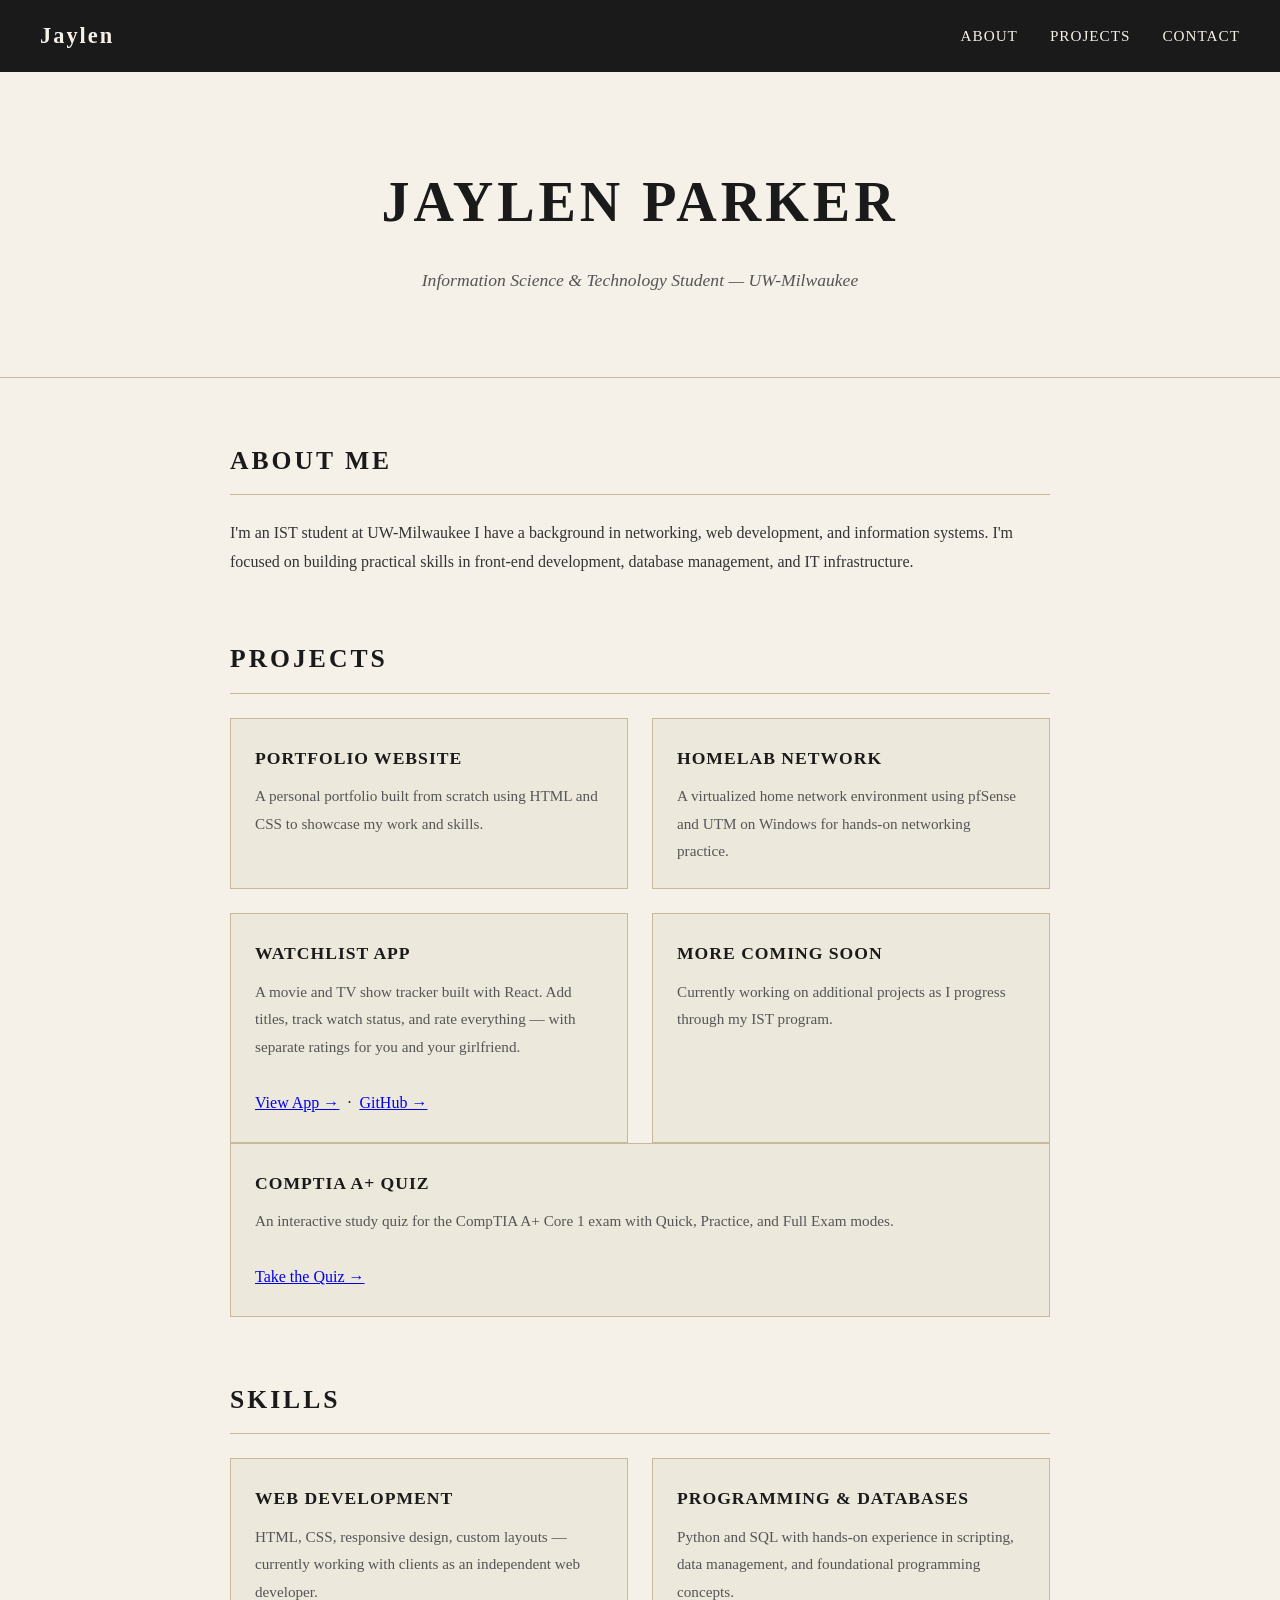
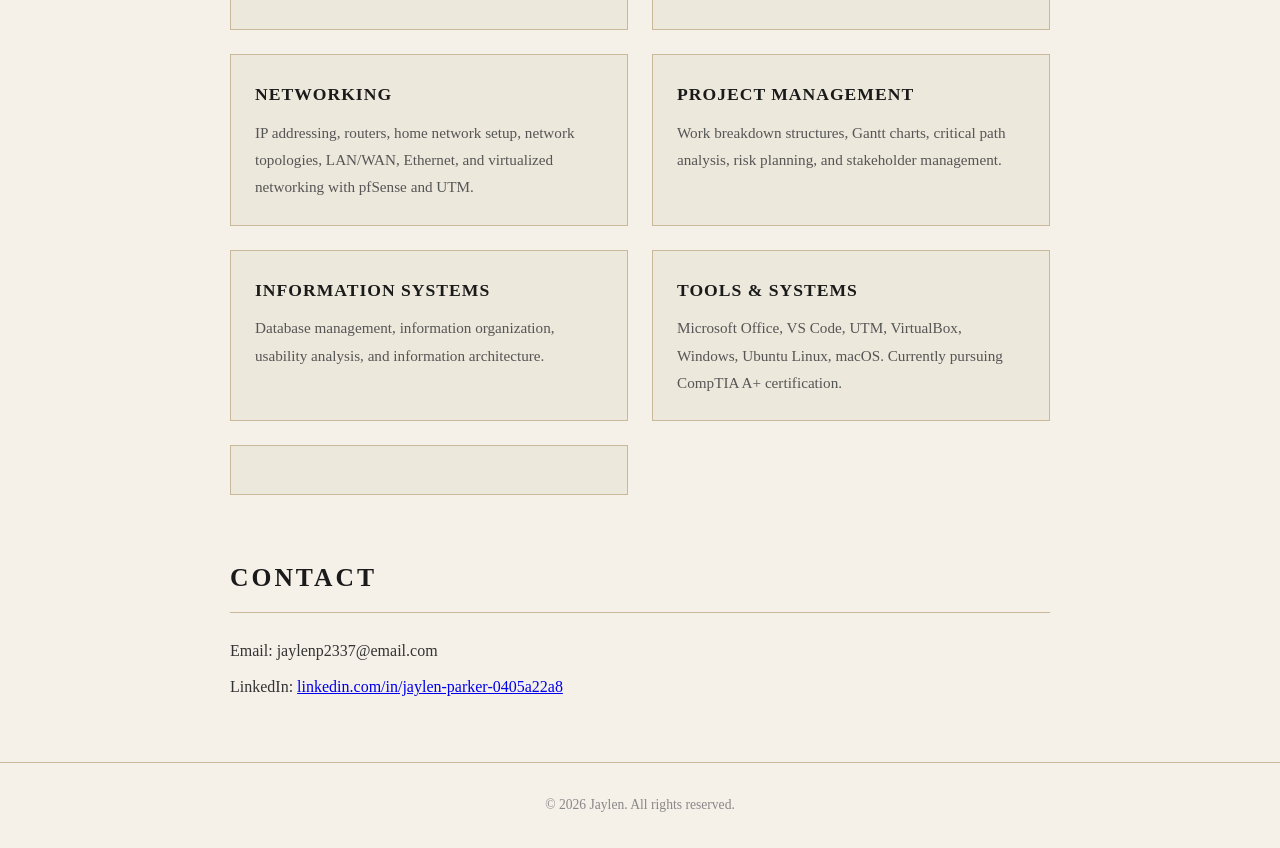
<file: index.html>
<!DOCTYPE html>
<html lang="en">
<head>
    <meta charset="UTF-8">
    <meta name="viewport" content="width=device-width, initial-scale=1.0">
    <title>Jaylen Parker| IST Portfolio</title>
    <link rel="stylesheet" href="style.css">
</head>
<body>

    <nav>
        <span class="logo">Jaylen</span>
        <ul>
            <li><a href="#about">About</a></li>
            <li><a href="#projects">Projects</a></li>
            <li><a href="#contact">Contact</a></li>
        </ul>
    </nav>

    <header>
        <h1>Jaylen Parker</h1>
        <p>Information Science & Technology Student — UW-Milwaukee</p>
    </header>

    <section id="about">
        <h2>About Me</h2>
        <p>I'm an IST student at UW-Milwaukee I have a background in networking, web development, and information systems. I'm focused on building practical skills in front-end development, database management, and IT infrastructure.</p>
    </section>

    <section id="projects">
        <h2>Projects</h2>
        <div class="project-grid">
            <div class="project-card">
                <h3>Portfolio Website</h3>
                <p>A personal portfolio built from scratch using HTML and CSS to showcase my work and skills.</p>
            </div>
            <div class="project-card">
                <h3>Homelab Network</h3>
                <p>A virtualized home network environment using pfSense and UTM on Windows for hands-on networking practice.</p>
            </div>
            <div class="project-card">
    <h3>Watchlist App</h3>
    <p>A movie and TV show tracker built with React. Add titles, track watch status, and rate everything — with separate ratings for you and your girlfriend.</p>
    <br>
   <a href="https://jaylenparker.github.io/watchlist" target="_blank">View App →</a>
&nbsp;·&nbsp;
<a href="https://github.com/jaylenparker/watchlist" target="_blank">GitHub →</a>
</div>

<div class="project-card">
    <h3>More Coming Soon</h3>
    <p>Currently working on additional projects as I progress through my IST program.</p>
</div>
            </div>
             <div class="project-card">
    <h3>CompTIA A+ Quiz</h3>
    <p>An interactive study quiz for the CompTIA A+ Core 1 exam with Quick, Practice, and Full Exam modes.</p>
    <br>
    <a href="quiz.html">Take the Quiz →</a>
</div>

        </div>
    </section>
<section id="skills">
    <h2>Skills</h2>
    <div class="project-grid">
        <div class="project-card">
            <h3>Web Development</h3>
            <p>HTML, CSS, responsive design, custom layouts — currently working with clients as an independent web developer.</p>
        </div>
        <div class="project-card">
            <h3>Programming & Databases</h3>
            <p>Python and SQL with hands-on experience in scripting, data management, and foundational programming concepts.</p>
        </div>
        <div class="project-card">
            <h3>Networking</h3>
            <p>IP addressing, routers, home network setup, network topologies, LAN/WAN, Ethernet, and virtualized networking with pfSense and UTM.</p>
        </div>
        <div class="project-card">
            <h3>Project Management</h3>
            <p>Work breakdown structures, Gantt charts, critical path analysis, risk planning, and stakeholder management.</p>
        </div>
        <div class="project-card">
            <h3>Information Systems</h3>
            <p>Database management, information organization, usability analysis, and information architecture.</p>
        </div>
        <div class="project-card">
            <h3>Tools & Systems</h3>
            <p>Microsoft Office, VS Code, UTM, VirtualBox, Windows, Ubuntu Linux, macOS. Currently pursuing CompTIA A+ certification.</p>
        </div>
        <div class="project-card">
   
</div>
    </div>
</section>
    <section id="contact">
        <h2>Contact</h2>
        <p>Email: jaylenp2337@email.com</p>
        <p style="margin-top: 8px;">LinkedIn: <a href="https://www.linkedin.com/in/jaylen-parker-0405a22a8/" target="_blank">linkedin.com/in/jaylen-parker-0405a22a8</a></p>
    </section>

    <footer>
        <p>&copy; 2026 Jaylen. All rights reserved.</p>
    </footer>

</body>
</html>
</file>
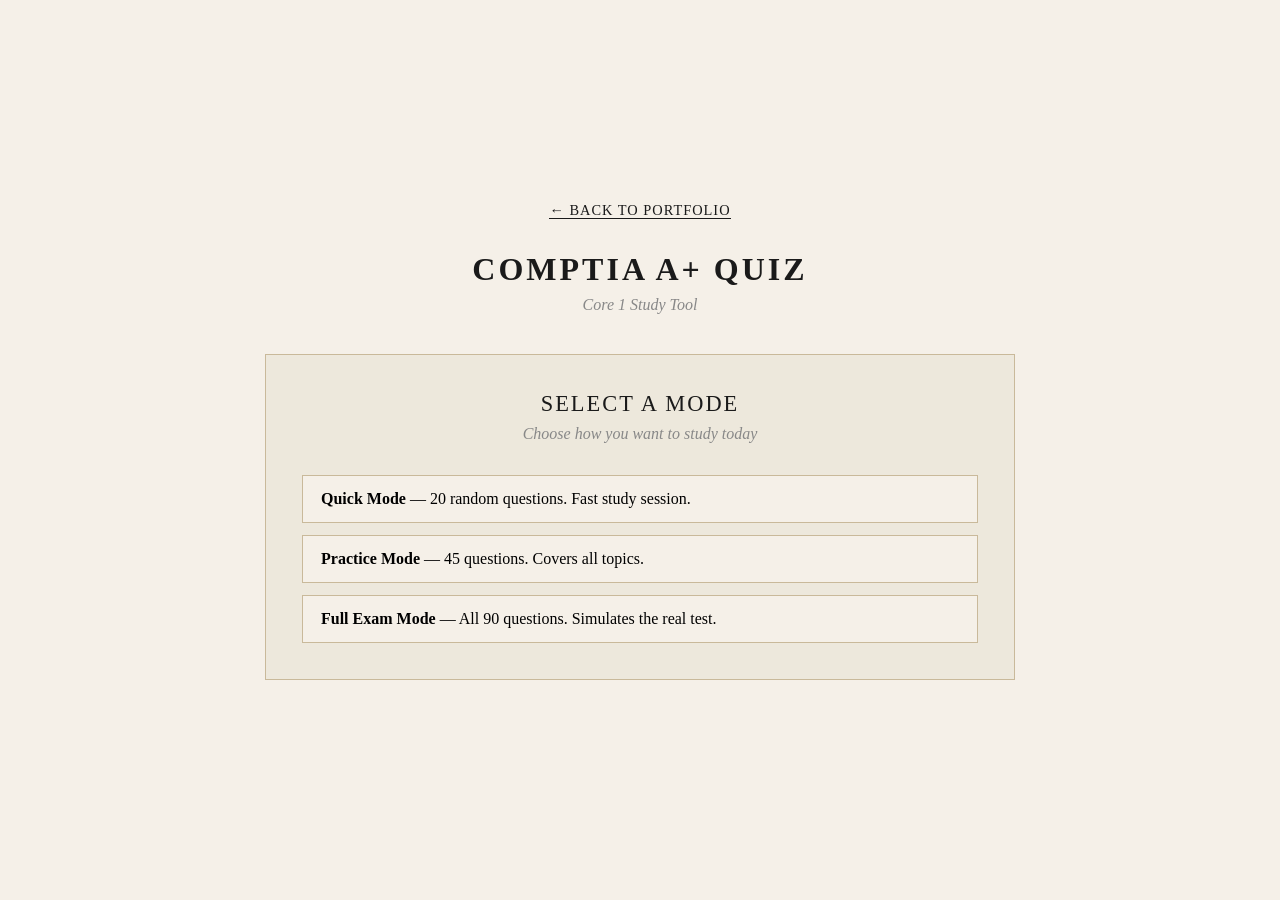
<file: quiz.html>
<!DOCTYPE html>
<html lang="en">
<head>
    <meta charset="UTF-8">
    <meta name="viewport" content="width=device-width, initial-scale=1.0">
    <title>CompTIA A+ Core 1 Quiz</title>
    <style>
        * { margin: 0; padding: 0; box-sizing: border-box; }

        body {
            font-family: 'Times New Roman', Times, serif;
            background-color: #f5f0e8;
            color: #1a1a1a;
            min-height: 100vh;
            display: flex;
            flex-direction: column;
            align-items: center;
            justify-content: center;
            padding: 40px 20px;
        }

        .container { max-width: 750px; width: 100%; }

        h1 {
            text-align: center;
            font-size: 2rem;
            text-transform: uppercase;
            letter-spacing: 3px;
            margin-bottom: 8px;
        }

        .subtitle {
            text-align: center;
            color: #888;
            font-style: italic;
            margin-bottom: 40px;
        }

        .card {
            background-color: #ede8dc;
            border: 1px solid #c9b99a;
            padding: 36px;
            margin-bottom: 20px;
        }

        .mode-title {
            text-align: center;
            font-size: 1.4rem;
            text-transform: uppercase;
            letter-spacing: 2px;
            margin-bottom: 8px;
        }

        .mode-subtitle {
            text-align: center;
            color: #888;
            font-style: italic;
            margin-bottom: 32px;
        }

        .progress-bar-container {
            background-color: #c9b99a;
            height: 8px;
            margin-bottom: 24px;
            border-radius: 4px;
        }

        .progress-bar {
            background-color: #1a1a1a;
            height: 8px;
            border-radius: 4px;
            transition: width 0.3s ease;
        }

        .question-count {
            font-size: 0.85rem;
            color: #888;
            margin-bottom: 12px;
            text-transform: uppercase;
            letter-spacing: 1px;
        }

        .question-text {
            font-size: 1.15rem;
            margin-bottom: 24px;
            line-height: 1.6;
        }

        .options { display: flex; flex-direction: column; gap: 12px; }

        .option-btn {
            background-color: #f5f0e8;
            border: 1px solid #c9b99a;
            padding: 14px 18px;
            text-align: left;
            font-family: 'Times New Roman', Times, serif;
            font-size: 1rem;
            cursor: pointer;
            transition: background-color 0.2s;
        }

        .option-btn:hover { background-color: #ddd8cc; }
        .option-btn.correct { background-color: #c8e6c9; border-color: #4caf50; }
        .option-btn.wrong { background-color: #ffcdd2; border-color: #f44336; }
        .option-btn:disabled { cursor: default; }

        .feedback {
            margin-top: 20px;
            font-size: 1rem;
            font-weight: bold;
            min-height: 24px;
        }

        .feedback.correct { color: #2e7d32; }
        .feedback.wrong { color: #c62828; }

        .next-btn {
            margin-top: 24px;
            background-color: #1a1a1a;
            color: #f5f0e8;
            border: none;
            padding: 14px 32px;
            font-family: 'Times New Roman', Times, serif;
            font-size: 1rem;
            cursor: pointer;
            text-transform: uppercase;
            letter-spacing: 2px;
            display: none;
        }

        .next-btn:hover { background-color: #333; }

        .results { text-align: center; }

        .results h2 {
            font-size: 2rem;
            text-transform: uppercase;
            letter-spacing: 3px;
            margin-bottom: 16px;
        }

        .score-display {
            font-size: 3rem;
            font-weight: bold;
            margin: 20px 0;
        }

        .score-message {
            font-size: 1.1rem;
            font-style: italic;
            color: #555;
            margin-bottom: 32px;
        }

        .btn-row {
            display: flex;
            gap: 16px;
            justify-content: center;
            flex-wrap: wrap;
        }

        .restart-btn {
            background-color: #1a1a1a;
            color: #f5f0e8;
            border: none;
            padding: 14px 32px;
            font-family: 'Times New Roman', Times, serif;
            font-size: 1rem;
            cursor: pointer;
            text-transform: uppercase;
            letter-spacing: 2px;
        }

        .restart-btn:hover { background-color: #333; }

        nav { text-align: center; margin-bottom: 32px; }

        nav a {
            color: #1a1a1a;
            text-decoration: none;
            font-size: 0.9rem;
            text-transform: uppercase;
            letter-spacing: 1px;
            border-bottom: 1px solid #1a1a1a;
        }
    </style>
</head>
<body>

<div class="container">
    <nav><a href="index.html">← Back to Portfolio</a></nav>

    <h1>CompTIA A+ Quiz</h1>
    <p class="subtitle">Core 1 Study Tool</p>

    <!-- MODE SELECTOR -->
    <div class="card" id="mode-card">
        <p class="mode-title">Select a Mode</p>
        <p class="mode-subtitle">Choose how you want to study today</p>
        <div class="options">
            <button class="option-btn" onclick="startQuiz(20)"><strong>Quick Mode</strong> — 20 random questions. Fast study session.</button>
            <button class="option-btn" onclick="startQuiz(45)"><strong>Practice Mode</strong> — 45 questions. Covers all topics.</button>
            <button class="option-btn" onclick="startQuiz(90)"><strong>Full Exam Mode</strong> — All 90 questions. Simulates the real test.</button>
        </div>
    </div>

    <!-- QUIZ -->
    <div class="card" id="quiz-card" style="display:none;">
        <div class="progress-bar-container">
            <div class="progress-bar" id="progress-bar"></div>
        </div>
        <div class="question-count" id="question-count"></div>
        <div class="question-text" id="question-text"></div>
        <div class="options" id="options"></div>
        <div class="feedback" id="feedback"></div>
        <button class="next-btn" id="next-btn">Next Question →</button>
    </div>

    <!-- RESULTS -->
    <div class="card" id="results" style="display:none;">
        <div class="results">
            <h2>Quiz Complete</h2>
            <div class="score-display" id="score-display"></div>
            <div class="score-message" id="score-message"></div>
            <div class="btn-row">
                <button class="restart-btn" onclick="retake()">Retake Same Mode</button>
                <button class="restart-btn" onclick="goHome()">Choose New Mode</button>
            </div>
        </div>
    </div>
</div>

<script>
    const questions = [
        { question: "Which connector type is commonly used for charging modern Android devices?", options: ["A. Micro-USB", "B. USB-C", "C. Lightning", "D. Mini-USB"], answer: "B" },
        { question: "What type of screen technology is known for deep blacks and high contrast ratios?", options: ["A. LCD", "B. LED", "C. OLED", "D. TFT"], answer: "C" },
        { question: "Which mobile feature allows two devices to communicate by touching them together?", options: ["A. Bluetooth", "B. NFC", "C. Wi-Fi Direct", "D. IR"], answer: "B" },
        { question: "What is the purpose of MDM software?", options: ["A. Manage desktop monitors", "B. Control mobile devices remotely", "C. Monitor disk memory", "D. Manage domain machines"], answer: "B" },
        { question: "Which of the following is Apple's proprietary charging connector?", options: ["A. USB-C", "B. Micro-USB", "C. Lightning", "D. Thunderbolt"], answer: "C" },
        { question: "What does GPS stand for?", options: ["A. Global Positioning System", "B. General Packet Service", "C. Geographic Positioning Software", "D. Global Processing System"], answer: "A" },
        { question: "Which wireless technology is typically used for mobile payments?", options: ["A. Bluetooth", "B. Wi-Fi", "C. NFC", "D. LTE"], answer: "C" },
        { question: "What type of mobile device storage cannot be expanded?", options: ["A. microSD", "B. SD card", "C. Internal flash storage", "D. USB storage"], answer: "C" },
        { question: "Which of the following best describes a mobile hotspot?", options: ["A. A Wi-Fi router for home use", "B. A device that shares cellular data as Wi-Fi", "C. A Bluetooth speaker", "D. A portable battery"], answer: "B" },
        { question: "What is the function of a digitizer on a mobile device?", options: ["A. Converts analog signals to digital", "B. Detects touch input on the screen", "C. Controls screen brightness", "D. Manages battery charging"], answer: "B" },
        { question: "Which port does HTTP use by default?", options: ["A. 443", "B. 21", "C. 80", "D. 25"], answer: "C" },
        { question: "Which port does HTTPS use?", options: ["A. 80", "B. 443", "C. 22", "D. 3389"], answer: "B" },
        { question: "What does DNS stand for?", options: ["A. Digital Network System", "B. Domain Name System", "C. Dynamic Network Service", "D. Data Name Server"], answer: "B" },
        { question: "Which protocol automatically assigns IP addresses to devices?", options: ["A. DNS", "B. FTP", "C. DHCP", "D. SMTP"], answer: "C" },
        { question: "What is the default port for SSH?", options: ["A. 23", "B. 21", "C. 22", "D. 25"], answer: "C" },
        { question: "Which of the following is a private IP address?", options: ["A. 8.8.8.8", "B. 192.168.1.1", "C. 172.32.0.1", "D. 100.0.0.1"], answer: "B" },
        { question: "What device connects multiple networks together and routes traffic between them?", options: ["A. Switch", "B. Hub", "C. Router", "D. Repeater"], answer: "C" },
        { question: "Which wireless standard operates on both 2.4GHz and 5GHz bands?", options: ["A. 802.11a", "B. 802.11b", "C. 802.11g", "D. 802.11n"], answer: "D" },
        { question: "What does SSID stand for?", options: ["A. Secure System ID", "B. Service Set Identifier", "C. Subnet System ID", "D. Signal Strength Indicator"], answer: "B" },
        { question: "Which cable type is immune to electromagnetic interference?", options: ["A. UTP", "B. STP", "C. Coaxial", "D. Fiber optic"], answer: "D" },
        { question: "What is the maximum length of a Cat5e Ethernet cable run?", options: ["A. 50 meters", "B. 100 meters", "C. 150 meters", "D. 200 meters"], answer: "B" },
        { question: "Which protocol is used to send email?", options: ["A. IMAP", "B. POP3", "C. SMTP", "D. FTP"], answer: "C" },
        { question: "What type of address is FF:FF:FF:FF:FF:FF?", options: ["A. Unicast", "B. Multicast", "C. Broadcast", "D. Loopback"], answer: "C" },
        { question: "Which port does RDP use?", options: ["A. 22", "B. 23", "C. 3389", "D. 8080"], answer: "C" },
        { question: "What is the loopback IP address?", options: ["A. 192.168.0.1", "B. 10.0.0.1", "C. 127.0.0.1", "D. 172.16.0.1"], answer: "C" },
        { question: "What does CPU stand for?", options: ["A. Central Processing Unit", "B. Computer Personal Unit", "C. Central Peripheral Unit", "D. Core Processing Utility"], answer: "A" },
        { question: "What type of connector does a standard power supply use to connect to a motherboard?", options: ["A. 4-pin Molex", "B. 24-pin ATX", "C. SATA", "D. PCIe"], answer: "B" },
        { question: "Which of the following is a non-volatile storage device?", options: ["A. RAM", "B. Cache", "C. SSD", "D. Virtual Memory"], answer: "C" },
        { question: "What does BIOS stand for?", options: ["A. Basic Input Output System", "B. Binary Integrated Operating System", "C. Base Input Output Software", "D. Basic Integrated Output System"], answer: "A" },
        { question: "Which RAM type is currently most common in modern desktop computers?", options: ["A. DDR2", "B. DDR3", "C. DDR4", "D. SDRAM"], answer: "C" },
        { question: "What is the function of a heatsink?", options: ["A. Store data temporarily", "B. Dissipate heat from the CPU", "C. Supply power to components", "D. Connect peripherals"], answer: "B" },
        { question: "Which storage interface is fastest?", options: ["A. SATA II", "B. SATA III", "C. NVMe", "D. IDE"], answer: "C" },
        { question: "What does GPU stand for?", options: ["A. General Processing Unit", "B. Graphics Processing Unit", "C. Global Processing Utility", "D. Graphics Peripheral Unit"], answer: "B" },
        { question: "Which form factor is the most common for desktop motherboards?", options: ["A. Mini-ITX", "B. Micro-ATX", "C. ATX", "D. E-ATX"], answer: "C" },
        { question: "What is the purpose of thermal paste?", options: ["A. Lubricates fans", "B. Improves heat transfer between CPU and heatsink", "C. Protects motherboard from dust", "D. Seals the case"], answer: "B" },
        { question: "Which of the following is used to measure power supply output?", options: ["A. Volts", "B. Watts", "C. Amps", "D. Ohms"], answer: "B" },
        { question: "What type of memory is used as CPU cache?", options: ["A. DRAM", "B. SRAM", "C. Flash", "D. ROM"], answer: "B" },
        { question: "Which connector is used to power SATA drives?", options: ["A. Molex", "B. Berg", "C. SATA power", "D. PCIe"], answer: "C" },
        { question: "What does ECC RAM stand for?", options: ["A. Extended Cache Control", "B. Error Correcting Code", "C. Enhanced CPU Cache", "D. External Cache Controller"], answer: "B" },
        { question: "Which slot is used to install a dedicated graphics card?", options: ["A. PCI", "B. PCIe x1", "C. PCIe x16", "D. AGP"], answer: "C" },
        { question: "What is the purpose of a UPS in an IT environment?", options: ["A. Speed up internet connection", "B. Provide backup power during outages", "C. Cool down servers", "D. Manage network traffic"], answer: "B" },
        { question: "Which of the following ports transmits both video and audio?", options: ["A. VGA", "B. DVI-D", "C. HDMI", "D. DisplayPort only"], answer: "C" },
        { question: "What does RAID 1 do?", options: ["A. Stripes data across drives for speed", "B. Mirrors data across two drives", "C. Combines striping and parity", "D. Uses a single drive"], answer: "B" },
        { question: "Which of the following is an input device?", options: ["A. Monitor", "B. Printer", "C. Scanner", "D. Speaker"], answer: "C" },
        { question: "What is a hypervisor?", options: ["A. A type of firewall", "B. Software that creates and manages virtual machines", "C. A cloud storage service", "D. A network monitoring tool"], answer: "B" },
        { question: "Which of the following is a Type 1 hypervisor?", options: ["A. VirtualBox", "B. VMware Workstation", "C. VMware ESXi", "D. UTM"], answer: "C" },
        { question: "What does IaaS stand for?", options: ["A. Internet as a Service", "B. Infrastructure as a Service", "C. Integration as a Service", "D. Information as a Service"], answer: "B" },
        { question: "What does SaaS stand for?", options: ["A. Storage as a Service", "B. Security as a Service", "C. Software as a Service", "D. System as a Service"], answer: "C" },
        { question: "Which cloud model is exclusively used by one organization?", options: ["A. Public cloud", "B. Hybrid cloud", "C. Community cloud", "D. Private cloud"], answer: "D" },
        { question: "What is a sandbox in computing?", options: ["A. A type of storage device", "B. An isolated environment for testing software", "C. A network segment", "D. A backup system"], answer: "B" },
        { question: "What does PaaS stand for?", options: ["A. Platform as a Service", "B. Privacy as a Service", "C. Protocol as a Service", "D. Processing as a Service"], answer: "A" },
        { question: "Which of the following is an advantage of cloud computing?", options: ["A. Always requires on-site hardware", "B. Scalability on demand", "C. No internet connection needed", "D. Fixed storage capacity"], answer: "B" },
        { question: "What is a virtual machine?", options: ["A. A physical computer", "B. A software-based emulation of a computer", "C. A type of network switch", "D. A cloud storage bucket"], answer: "B" },
        { question: "Which of the following best describes a community cloud?", options: ["A. Open to the general public", "B. Shared by several organizations with common interests", "C. Owned by one company", "D. A mix of public and private cloud"], answer: "B" },
        { question: "A computer powers on but displays nothing on the monitor. What should you check first?", options: ["A. Hard drive", "B. Monitor connection and power", "C. RAM", "D. CPU"], answer: "B" },
        { question: "Which command tests connectivity between two network devices?", options: ["A. ipconfig", "B. tracert", "C. ping", "D. netstat"], answer: "C" },
        { question: "What does a POST test check?", options: ["A. Network connectivity", "B. Hardware components during startup", "C. Software installations", "D. User account settings"], answer: "B" },
        { question: "A user reports their computer is running slowly. What is the first thing you should check?", options: ["A. Network speed", "B. CPU and RAM usage", "C. Monitor resolution", "D. Keyboard settings"], answer: "B" },
        { question: "Which tool is used to test a network cable?", options: ["A. Multimeter", "B. Cable tester", "C. Loopback plug", "D. Toner probe"], answer: "B" },
        { question: "What does the ipconfig command display?", options: ["A. Running processes", "B. Network configuration details", "C. Disk usage", "D. User accounts"], answer: "B" },
        { question: "A printer is printing blank pages. What is the most likely cause?", options: ["A. Paper jam", "B. Empty or faulty ink/toner cartridge", "C. Driver issue", "D. Network problem"], answer: "B" },
        { question: "Which command shows the path packets take to a destination?", options: ["A. ping", "B. ipconfig", "C. tracert", "D. netstat"], answer: "C" },
        { question: "What is the first step in the CompTIA troubleshooting methodology?", options: ["A. Establish a theory", "B. Identify the problem", "C. Test the theory", "D. Implement the solution"], answer: "B" },
        { question: "A device receives a 169.254.x.x IP address. What does this indicate?", options: ["A. The device has a static IP", "B. DHCP server could not be reached", "C. The device is connected to the internet", "D. DNS is not working"], answer: "B" },
        { question: "Which tool is used to crimp RJ-45 connectors onto network cables?", options: ["A. Punchdown tool", "B. Cable stripper", "C. Crimping tool", "D. Loopback plug"], answer: "C" },
        { question: "What should you do before working inside a computer to prevent static damage?", options: ["A. Turn on the computer", "B. Wear an anti-static wrist strap", "C. Remove the RAM", "D. Unplug the monitor"], answer: "B" },
        { question: "A user cannot connect to the internet but can ping 127.0.0.1. What does this mean?", options: ["A. The NIC is faulty", "B. TCP/IP stack is working but the issue is external", "C. The monitor is broken", "D. DNS is working"], answer: "B" },
        { question: "Which of the following would cause a computer to overheat?", options: ["A. Too much RAM", "B. Clogged fans and vents", "C. A fast CPU", "D. Multiple monitors"], answer: "B" },
        { question: "What is the purpose of a loopback plug?", options: ["A. Extend cable length", "B. Test a network port by sending and receiving signals", "C. Connect two switches", "D. Block network traffic"], answer: "B" },
        { question: "A computer beeps multiple times on startup but does not boot. What does this indicate?", options: ["A. Software error", "B. POST failure — hardware issue detected", "C. Virus infection", "D. Monitor failure"], answer: "B" },
        { question: "Which command releases and renews an IP address on Windows?", options: ["A. ipconfig /all", "B. ipconfig /release and ipconfig /renew", "C. ping /renew", "D. netstat /release"], answer: "B" },
        { question: "What is the most common cause of a paper jam in a printer?", options: ["A. Wrong driver installed", "B. Worn or dirty feed rollers", "C. Low ink", "D. Network issue"], answer: "B" },
        { question: "Which tool is used to trace a cable through walls?", options: ["A. Cable tester", "B. Multimeter", "C. Toner probe", "D. Crimping tool"], answer: "C" },
        { question: "A monitor displays a distorted image. What is the most likely cause?", options: ["A. RAM failure", "B. Loose or damaged video cable", "C. Hard drive failure", "D. CPU overheating"], answer: "B" },
        { question: "What does VLAN stand for?", options: ["A. Virtual Local Area Network", "B. Variable LAN", "C. Virtual Link Access Node", "D. Verified LAN"], answer: "A" },
        { question: "Which of the following is a Class C IP address?", options: ["A. 10.0.0.1", "B. 172.16.0.1", "C. 192.168.1.1", "D. 127.0.0.1"], answer: "C" },
        { question: "What is the purpose of a subnet mask?", options: ["A. Encrypt network traffic", "B. Identify the network and host portions of an IP address", "C. Assign IP addresses automatically", "D. Block unauthorized access"], answer: "B" },
        { question: "Which protocol secures wireless networks using the strongest encryption?", options: ["A. WEP", "B. WPA", "C. WPA2", "D. WPA3"], answer: "D" },
        { question: "What is a MAC address?", options: ["A. A software-assigned address", "B. A hardware address burned into a NIC", "C. A type of IP address", "D. A wireless network name"], answer: "B" },
        { question: "Which device operates at Layer 2 of the OSI model?", options: ["A. Router", "B. Hub", "C. Switch", "D. Firewall"], answer: "C" },
        { question: "What does NAT stand for?", options: ["A. Network Access Terminal", "B. Network Address Translation", "C. Node Access Table", "D. Network Authentication Token"], answer: "B" },
        { question: "Which of the following is a fiber optic connector type?", options: ["A. RJ-45", "B. RJ-11", "C. LC", "D. BNC"], answer: "C" },
        { question: "What is the maximum speed of 802.11ac Wi-Fi?", options: ["A. 54 Mbps", "B. 300 Mbps", "C. 600 Mbps", "D. Over 1 Gbps"], answer: "D" },
        { question: "Which of the following best describes a VPN?", options: ["A. A type of wireless network", "B. An encrypted tunnel over the internet", "C. A physical network cable", "D. A type of firewall"], answer: "B" },
        { question: "What is the maximum speed of USB 3.0?", options: ["A. 480 Mbps", "B. 5 Gbps", "C. 10 Gbps", "D. 1 Gbps"], answer: "B" },
        { question: "Which of the following is used to protect a network from unauthorized access?", options: ["A. Switch", "B. Hub", "C. Firewall", "D. Repeater"], answer: "C" },
        { question: "Which of the following is an example of two-factor authentication?", options: ["A. Username and password", "B. Password and PIN", "C. Password and fingerprint scan", "D. Username and security question"], answer: "C" },
        { question: "What does RAID 0 do?", options: ["A. Mirrors data for redundancy", "B. Stripes data across drives for speed", "C. Combines mirroring and striping", "D. Uses parity for fault tolerance"], answer: "B" },
        { question: "Which of the following connector types is used for telephone lines?", options: ["A. RJ-45", "B. RJ-11", "C. LC", "D. ST"], answer: "B" },
    ];

    let shuffled = [];
    let current = 0;
    let score = 0;
    let selectedMode = 90;

    function shuffle(arr) {
        return arr.sort(() => Math.random() - 0.5);
    }

    function startQuiz(mode) {
        selectedMode = mode;
        shuffled = shuffle([...questions]).slice(0, mode);
        current = 0;
        score = 0;
        document.getElementById("mode-card").style.display = "none";
        document.getElementById("results").style.display = "none";
        document.getElementById("quiz-card").style.display = "block";
        loadQuestion();
    }

    function retake() {
        startQuiz(selectedMode);
    }

    function goHome() {
        document.getElementById("results").style.display = "none";
        document.getElementById("quiz-card").style.display = "none";
        document.getElementById("mode-card").style.display = "block";
    }

    function loadQuestion() {
        const q = shuffled[current];
        const total = shuffled.length;

        document.getElementById("progress-bar").style.width = `${((current) / total) * 100}%`;
        document.getElementById("question-count").textContent = `Question ${current + 1} of ${total}`;
        document.getElementById("question-text").textContent = q.question;
        document.getElementById("feedback").textContent = "";
        document.getElementById("feedback").className = "feedback";
        document.getElementById("next-btn").style.display = "none";

        const optionsDiv = document.getElementById("options");
        optionsDiv.innerHTML = "";

        q.options.forEach(option => {
            const btn = document.createElement("button");
            btn.className = "option-btn";
            btn.textContent = option;
            btn.onclick = () => selectAnswer(option[0], btn);
            optionsDiv.appendChild(btn);
        });
    }

    function selectAnswer(selected, btn) {
        const q = shuffled[current];
        const allBtns = document.querySelectorAll(".option-btn");

        allBtns.forEach(b => b.disabled = true);

        if (selected === q.answer) {
            btn.classList.add("correct");
            document.getElementById("feedback").textContent = "✓ Correct!";
            document.getElementById("feedback").className = "feedback correct";
            score++;
        } else {
            btn.classList.add("wrong");
            document.getElementById("feedback").textContent = `✗ Wrong! The correct answer was ${q.answer}.`;
            document.getElementById("feedback").className = "feedback wrong";
            allBtns.forEach(b => {
                if (b.textContent.startsWith(q.answer)) b.classList.add("correct");
            });
        }

        document.getElementById("next-btn").style.display = "block";
    }

    document.getElementById("next-btn").onclick = () => {
        current++;
        if (current < shuffled.length) {
            loadQuestion();
        } else {
            showResults();
        }
    };

    function showResults() {
        document.getElementById("quiz-card").style.display = "none";
        document.getElementById("results").style.display = "block";

        const percentage = Math.round((score / shuffled.length) * 100);
        document.getElementById("score-display").textContent = `${score}/${shuffled.length} — ${percentage}%`;

        let message = "";
        if (percentage >= 90) message = "Excellent! You're ready for the A+!";
        else if (percentage >= 75) message = "Great job! Almost there, keep studying!";
        else if (percentage >= 60) message = "Not bad, but keep practicing!";
        else message = "Keep studying, you'll get there!";

        document.getElementById("score-message").textContent = message;
    }
</script>

</body>
</html>
</file>
<file: style.css>
* {
    margin: 0;
    padding: 0;
    box-sizing: border-box;
}

body {
    font-family: 'Times New Roman', Times, serif;
    background-color: #f5f0e8;
    color: #1a1a1a;
    line-height: 1.8;
}

/* NAV */
nav {
    background-color: #1a1a1a;
    padding: 16px 40px;
    display: flex;
    justify-content: space-between;
    align-items: center;
    position: sticky;
    top: 0;
}

nav .logo {
    color: #f5f0e8;
    font-size: 1.4rem;
    font-weight: bold;
    letter-spacing: 2px;
}

nav ul {
    list-style: none;
    display: flex;
    gap: 32px;
}

nav ul li a {
    color: #f5f0e8;
    text-decoration: none;
    font-size: 0.95rem;
    letter-spacing: 1px;
    text-transform: uppercase;
}

nav ul li a:hover {
    text-decoration: underline;
}

/* HERO */
header {
    text-align: center;
    padding: 80px 20px;
    border-bottom: 1px solid #c9b99a;
}

header h1 {
    font-size: 3.5rem;
    letter-spacing: 4px;
    text-transform: uppercase;
    color: #1a1a1a;
}

header p {
    margin-top: 12px;
    font-size: 1.1rem;
    color: #555;
    font-style: italic;
}

/* SECTIONS */
section {
    max-width: 900px;
    margin: 60px auto;
    padding: 0 40px;
}

section h2 {
    font-size: 1.6rem;
    text-transform: uppercase;
    letter-spacing: 3px;
    border-bottom: 1px solid #c9b99a;
    padding-bottom: 10px;
    margin-bottom: 24px;
    color: #1a1a1a;
}

section p {
    font-size: 1rem;
    color: #333;
}

/* PROJECT CARDS */
.project-grid {
    display: grid;
    grid-template-columns: repeat(auto-fit, minmax(260px, 1fr));
    gap: 24px;
    margin-top: 16px;
}

.project-card {
    background-color: #ede8dc;
    border: 1px solid #c9b99a;
    padding: 24px;
    transition: box-shadow 0.2s;
}

.project-card:hover {
    box-shadow: 0 4px 16px rgba(0,0,0,0.12);
}

.project-card h3 {
    font-size: 1.1rem;
    margin-bottom: 8px;
    text-transform: uppercase;
    letter-spacing: 1px;
}

.project-card p {
    font-size: 0.95rem;
    color: #555;
}

/* FOOTER */
footer {
    text-align: center;
    padding: 30px;
    border-top: 1px solid #c9b99a;
    margin-top: 60px;
    font-size: 0.85rem;
    color: #888;
}
</file>
